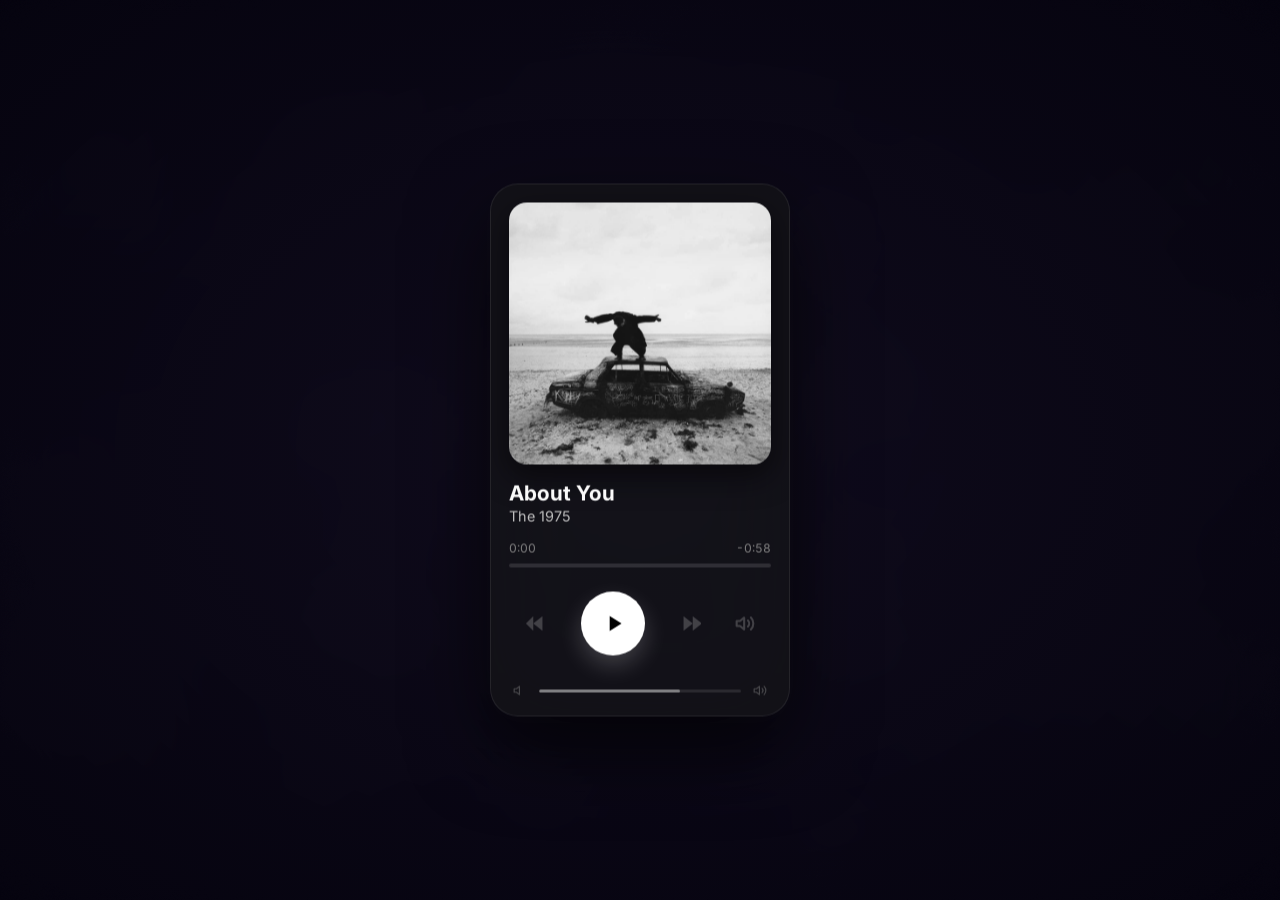
<file: about you/index.html>
<!DOCTYPE html>
<html lang="en">
<head>
  <meta charset="UTF-8">
  <meta name="viewport" content="width=device-width, initial-scale=1.0">
  <meta name="description" content="About You — The 1975. An interactive music video experience.">
  <title>About You — The 1975</title>
  <link rel="preconnect" href="https://fonts.googleapis.com">
  <link rel="preconnect" href="https://fonts.gstatic.com" crossorigin>
  <link href="https://fonts.googleapis.com/css2?family=Inter:wght@300;400;700&family=Playfair+Display:ital,wght@0,700;1,700&family=Syne:wght@700;800&family=Fraunces:ital,opsz,wght@1,9..144,700&family=Space+Mono:ital,wght@0,700;1,700&display=swap" rel="stylesheet">
  <link rel="stylesheet" href="style.css?v=17">
</head>
<body>
  <!-- Film Strip Background -->
  <div class="film-strip-scene" id="film-strip-scene">
    <!-- Slanted Up Strip -->
    <div class="film-strip-container slanted-up">
      <div class="film-track" id="film-track-slanted-up"></div>
    </div>
    <!-- Slanted Down Strip -->
    <div class="film-strip-container slanted-down">
      <div class="film-track" id="film-track-slanted-down"></div>
    </div>
    <!-- Horizontal Strip -->
    <div class="film-strip-container horizontal">
      <div class="film-track" id="film-track-horizontal"></div>
    </div>
  </div>
  <div class="cinematic-vignette"></div>
  <div class="cinematic-grain"></div>

  <!-- Infinite Canvas: virtual camera pans over all scenes -->
  <div id="infinite-viewport">
    <div id="infinite-camera">
      <div id="infinite-canvas"></div>
    </div>
  </div>

  <!-- Start Overlay -->
  <div class="start-overlay" id="start-overlay">
    <div class="player-card">
      <div class="album-art-wrapper">
        <img class="album-art" src="about.jpg" alt="About You — The 1975 Album Art">
      </div>
      <div class="track-info">
        <h1 class="track-title">About You</h1>
        <p class="track-artist">The 1975</p>
      </div>
      
      <!-- Progress Section -->
      <div class="card-progress-section">
        <div class="card-time-row">
          <span class="card-time" id="card-time-current">0:00</span>
          <span class="card-time" id="card-time-total">-5:15</span>
        </div>
        <div class="card-progress-track" id="card-progress-track">
          <div class="card-progress-fill" id="card-progress-fill" style="width: 0%;"></div>
        </div>
      </div>
      
      <!-- Controls Section -->
      <div class="card-controls-row">
        <!-- Previous -->
        <button class="card-control-btn" disabled>
          <svg width="22" height="22" viewBox="0 0 24 24" fill="currentColor">
            <polygon points="19 20 9 12 19 4 19 20"/>
            <polygon points="9 20 1 12 9 4 9 20"/>
          </svg>
        </button>
        <!-- Play -->
        <button class="card-play-btn" id="start-btn">
          <svg width="26" height="26" viewBox="0 0 24 24" fill="currentColor">
            <polygon points="8 5 19 12 8 19 8 5"/>
          </svg>
        </button>
        <!-- Next -->
        <button class="card-control-btn" disabled>
          <svg width="22" height="22" viewBox="0 0 24 24" fill="currentColor">
            <polygon points="5 4 15 12 5 20 5 4"/>
            <polygon points="15 4 25 12 15 20 15 4"/>
          </svg>
        </button>
        <!-- Speaker/Bluetooth -->
        <button class="card-control-btn" disabled>
          <svg width="20" height="20" viewBox="0 0 24 24" fill="none" stroke="currentColor" stroke-width="2.5" stroke-linecap="round" stroke-linejoin="round">
            <polygon points="11 5 6 9 2 9 2 15 6 15 11 19 11 5"/>
            <path d="M15.54 8.46a5 5 0 0 1 0 7.07"/>
            <path d="M19.07 4.93a10 10 0 0 1 0 14.14"/>
          </svg>
        </button>
      </div>
      
      <!-- Volume Section -->
      <div class="card-volume-section">
        <svg class="volume-icon" width="14" height="14" viewBox="0 0 24 24" fill="none" stroke="currentColor" stroke-width="2" stroke-linecap="round" stroke-linejoin="round">
          <polygon points="11 5 6 9 2 9 2 15 6 15 11 19 11 5"/>
        </svg>
        <div class="card-volume-track">
          <div class="card-volume-fill" style="width: 70%;"></div>
        </div>
        <svg class="volume-icon" width="14" height="14" viewBox="0 0 24 24" fill="none" stroke="currentColor" stroke-width="2" stroke-linecap="round" stroke-linejoin="round">
          <polygon points="11 5 6 9 2 9 2 15 6 15 11 19 11 5"/>
          <path d="M15.54 8.46a5 5 0 0 1 0 7.07"/>
          <path d="M19.07 4.93a10 10 0 0 1 0 14.14"/>
        </svg>
      </div>
    </div>
  </div>

  <!-- Pause Indicator -->
  <div class="pause-indicator" id="pause-indicator">
    <svg width="24" height="24" viewBox="0 0 24 24"><polygon points="8 5 19 12 8 19 8 5"/></svg>
  </div>

  <audio id="audio-player" preload="auto" src="about-you.mp3"></audio>
  <script src="lyrics_data.js"></script>
  <script src="app.js?v=24"></script>
</body>
</html>
</file>
<file: about you/style.css>
/* =============================================
   ABOUT YOU — INTERACTIVE MUSIC VIDEO
   The 1975
   ============================================= */

:root {
  --font-display: 'Playfair Display', serif;
  --font-body: 'Inter', sans-serif;

  --bg-dark: hsl(230, 25%, 5%);
  --text-100: hsl(0, 0%, 98%);
  --text-200: hsl(0, 0%, 75%);
  --text-300: hsl(0, 0%, 50%);
  --accent: hsl(280, 60%, 65%);
  --accent-glow: hsla(280, 70%, 65%, 0.5);

  /* Ambient color — updated dynamically by JS from current photo */
  --ambient-r: 139;
  --ambient-g: 92;
  --ambient-b: 246;
}

*, *::before, *::after { margin: 0; padding: 0; box-sizing: border-box; }

html, body {
  width: 100%; height: 100%;
  overflow: hidden;
  font-family: var(--font-body);
  background: var(--bg-dark);
  color: var(--text-100);
  cursor: default;
  -webkit-font-smoothing: antialiased;
  user-select: none;
}

/* ═══════════════════════════════════════════════
   CINEMATIC BACKGROUND & OVERLAPPING FILM STRIPS
   ═══════════════════════════════════════════════ */
.film-strip-scene {
  position: fixed;
  inset: 0;
  z-index: 1;
  pointer-events: none;
  background: transparent;
  overflow: hidden;
}

/* Container for each track that handles the rotation and positioning */
.film-strip-container {
  position: absolute;
  width: 220%;
  left: -60%;
  display: flex;
  align-items: center;
  overflow: visible;
  height: 46vh;
}

/* Slanted Up Strip */
.film-strip-container.slanted-up {
  top: -8%;
  transform: rotate(5deg);
  z-index: 2;
  opacity: 0.6;
}

/* Slanted Down Strip */
.film-strip-container.slanted-down {
  top: 35%;
  transform: rotate(-6deg);
  z-index: 3;
  opacity: 0.55;
}

/* Horizontal Strip */
.film-strip-container.horizontal {
  bottom: -8%;
  transform: rotate(2deg);
  z-index: 4;
  opacity: 0.6;
}

.film-track {
  display: flex;
  height: 100%;
  position: absolute;
  left: 0;
  gap: 0;
  align-items: center;
  will-change: transform;
}

/* Counter-scrolling animations — slow & dreamy */
.film-strip-container.slanted-up .film-track {
  animation: scrollFilm 110s linear infinite;
  animation-play-state: paused;
}

.film-strip-container.slanted-down .film-track {
  animation: scrollFilmReverse 140s linear infinite;
  animation-play-state: paused;
}

.film-strip-container.horizontal .film-track {
  animation: scrollFilm 90s linear infinite;
  animation-play-state: paused;
}

@keyframes scrollFilm {
  0% { transform: translateX(0); }
  100% { transform: translateX(-33.3333%); }
}

@keyframes scrollFilmReverse {
  0% { transform: translateX(-33.3333%); }
  100% { transform: translateX(0); }
}

.film-frame {
  height: 100%;
  aspect-ratio: 1.5; /* 3:2 ratio */
  display: flex;
  flex-direction: column;
  background: #0b0b0b;
  position: relative;
  flex-shrink: 0;
  box-shadow: 0 10px 30px rgba(0, 0, 0, 0.5);
  transition: transform 0.45s cubic-bezier(0.34, 1.56, 0.64, 1), box-shadow 0.45s ease;
}

.film-frame.active {
  z-index: 20; /* Pop on top of adjacent frames */
  transform: scale(1.36); /* Zoom frame into display */
  box-shadow: 0 25px 60px rgba(0, 0, 0, 0.85), 0 0 30px rgba(139, 92, 246, 0.45);
}

.sprockets {
  height: 12%; /* relative to frame height, scales beautifully */
  width: 100%;
  /* Repeating SVG for sprockets */
  background-image: url("data:image/svg+xml;utf8,<svg xmlns='http://www.w3.org/2000/svg' width='24' height='16'><mask id='m'><rect width='24' height='16' fill='white'/><rect x='4' y='3' width='16' height='10' rx='2.5' fill='black'/></mask><rect width='24' height='16' fill='%230b0b0b' mask='url(%23m)'/></svg>");
  background-repeat: repeat-x;
  background-size: auto 100%;
  flex-shrink: 0;
}

.film-photo-container {
  flex: 1;
  width: 100%;
  background: #0b0b0b;
  overflow: hidden;
  padding: 0 5px; /* divider line between frames */
  position: relative;
}

.film-photo {
  width: 100%;
  height: 100%;
  object-fit: cover;
  border-radius: 2px;
  filter: brightness(0.40) contrast(1.05) saturate(0.35) grayscale(0.3);
  transition: filter 0.5s ease, transform 0.5s cubic-bezier(0.25, 0.8, 0.25, 1);
}

.film-frame.active .film-photo {
  filter: brightness(1.15) contrast(1.05) grayscale(0);
  transform: scale(1.08); /* Internal zoom inside the frame */
}

/* Vignette + cinematic grading — darker to frame the blurred bg */
.cinematic-vignette {
  position: fixed; inset: 0; z-index: 5;
  background:
    radial-gradient(ellipse at center, rgba(0,0,0,0.25) 0%, rgba(0,0,0,0.78) 100%),
    linear-gradient(to bottom,
      rgba(0,0,0,0.65) 0%,
      rgba(0,0,0,0.15) 20%,
      rgba(0,0,0,0.15) 80%,
      rgba(0,0,0,0.70) 100%
    );
  pointer-events: none;
}

/* Film grain — animated noise (desktop only) */
.cinematic-grain {
  position: fixed; inset: 0; z-index: 99;
  opacity: 0.18;
  pointer-events: none;
  animation: grainShift 0.08s steps(1) infinite;
  background-image: url("data:image/svg+xml,%3Csvg viewBox='0 0 256 256' xmlns='http://www.w3.org/2000/svg'%3E%3Cfilter id='n'%3E%3CfeTurbulence type='fractalNoise' baseFrequency='0.85' numOctaves='4' stitchTiles='stitch'/%3E%3C/filter%3E%3Crect width='100%25' height='100%25' filter='url(%23n)'/%3E%3C/svg%3E");
  background-size: 200px 200px;
}

@keyframes grainShift {
  0%   { background-position:   0px   0px; }
  10%  { background-position: -30px -20px; }
  20%  { background-position:  15px  40px; }
  30%  { background-position: -45px  10px; }
  40%  { background-position:  20px -35px; }
  50%  { background-position: -10px  25px; }
  60%  { background-position:  35px -15px; }
  70%  { background-position: -25px  45px; }
  80%  { background-position:  40px   5px; }
  90%  { background-position: -15px -40px; }
  100% { background-position:   0px   0px; }
}

/* Gray desaturation overlay */
.cinematic-grain::after {
  content: '';
  position: fixed; inset: 0;
  background: rgba(128, 128, 128, 0.06);
  mix-blend-mode: color;
  pointer-events: none;
}

/* ═══════════════════════════════════════════════
   START OVERLAY
   ═══════════════════════════════════════════════ */
.start-overlay {
  position: fixed; inset: 0; z-index: 100;
  display: flex; align-items: center; justify-content: center;
  background: radial-gradient(ellipse at center, rgba(15,10,30,0.85), rgba(5,3,15,0.95));
  backdrop-filter: blur(30px);
  transition: background 1.2s ease, backdrop-filter 1.2s ease;
  pointer-events: auto;
}

.start-overlay.playing {
  background: rgba(0, 0, 0, 0);
  backdrop-filter: blur(0px);
  pointer-events: none;
  z-index: 9; /* lower than lyrics (10) so lyrics render on top if they overlap */
}

.start-overlay.hidden {
  opacity: 0; visibility: hidden;
  pointer-events: none;
}

/* Card Entry Animation */
.player-card {
  width: 90vw;
  max-width: 300px;
  background: rgba(20, 20, 24, 0.86);
  backdrop-filter: blur(40px) saturate(160%);
  -webkit-backdrop-filter: blur(40px) saturate(160%);
  border: 1px solid rgba(255, 255, 255, 0.08);
  border-radius: 28px;
  padding: 18px;
  box-shadow: 0 30px 80px rgba(0, 0, 0, 0.7),
              0 4px 25px rgba(255, 255, 255, 0.02);
  animation: cardEntrance 1.2s cubic-bezier(0.19, 1, 0.22, 1) both;
  
  position: absolute;
  left: 50%;
  top: 50%;
  transform: translate(-50%, -50%) scale(1) rotate(0deg);
  transition: transform 1.2s cubic-bezier(0.34, 1.56, 0.64, 1),
              left 1.2s cubic-bezier(0.34, 1.56, 0.64, 1),
              top 1.2s cubic-bezier(0.34, 1.56, 0.64, 1),
              width 1.2s ease,
              max-width 1.2s ease,
              padding 1.2s ease,
              box-shadow 1.2s ease,
              opacity 0.6s ease;
  pointer-events: auto;
  overflow: hidden; /* clips the gloss sweep effect */
}

/* Persistent left-side player card during playback - Compact size */
.start-overlay.playing .player-card {
  left: 8vw;
  top: 50%;
  max-width: 200px;
  padding: 14px 12px;
  border-radius: 20px;
  transform: translate(0, -50%) scale(0.85) rotate(-360deg);
  transform-origin: left center;
  box-shadow: 0 20px 50px rgba(0, 0, 0, 0.8),
              0 0 30px rgba(139, 92, 246, 0.15);
}

.start-overlay.playing .track-info {
  margin-bottom: 8px;
  text-align: center;
}

.start-overlay.playing .track-title {
  font-size: 1rem;
}

.start-overlay.playing .track-artist {
  font-size: 0.8rem;
}

.start-overlay.playing .card-progress-section {
  margin-bottom: 12px;
}

.start-overlay.playing .card-controls-row {
  margin-bottom: 12px;
  padding: 0 4px;
}

.start-overlay.playing .card-play-btn {
  width: 48px;
  height: 48px;
}





@keyframes cardEntrance {
  from { opacity: 0; transform: translate(-50%, -10%) scale(0.92); }
  to   { opacity: 1; transform: translate(-50%, -50%) scale(1); }
}

.album-art-wrapper {
  width: 100%;
  aspect-ratio: 1;
  border-radius: 18px;
  overflow: hidden;
  box-shadow: 0 10px 30px rgba(0, 0, 0, 0.55);
  margin: 0 auto 16px;
  transition: border-radius 1.2s cubic-bezier(0.34, 1.56, 0.64, 1),
              width 1.2s ease,
              max-width 1.2s ease,
              margin 1.2s ease,
              box-shadow 1.2s ease;
}

.start-overlay.playing .album-art-wrapper {
  border-radius: 12px;
  width: 80px;
  margin: 0 auto 10px;
  box-shadow: 0 15px 35px rgba(0, 0, 0, 0.6), 0 0 25px rgba(139, 92, 246, 0.25);
}

.album-art {
  width: 100%;
  height: 100%;
  object-fit: cover;
  transition: transform 1.2s ease;
}


/* Light Sweep sheen effect on player card */
.player-card::after {
  content: '';
  position: absolute;
  top: -50%;
  left: -60%;
  width: 30%;
  height: 200%;
  background: linear-gradient(
    to right,
    rgba(255, 255, 255, 0) 0%,
    rgba(255, 255, 255, 0.08) 30%,
    rgba(255, 255, 255, 0.25) 50%,
    rgba(255, 255, 255, 0.08) 70%,
    rgba(255, 255, 255, 0) 100%
  );
  transform: rotate(25deg);
  transition: none;
  pointer-events: none;
  opacity: 0;
}

.start-overlay.playing .player-card::after {
  opacity: 1;
  animation: lightSweep 4s ease-in-out infinite;
}

@keyframes lightSweep {
  0% {
    left: -60%;
  }
  35%, 100% {
    left: 140%;
  }
}


.track-info {
  margin-bottom: 16px;
}

.track-title {
  font-size: 1.3rem;
  font-weight: 700;
  color: var(--text-100);
  margin-bottom: 2px;
}

.track-artist {
  font-size: 0.9rem;
  color: var(--text-200);
  font-weight: 400;
}

/* Progress Section */
.card-progress-section {
  margin-bottom: 24px;
}

.card-time-row {
  display: flex;
  justify-content: space-between;
  font-size: 0.75rem;
  color: var(--text-300);
  margin-bottom: 8px;
  font-family: var(--font-body);
  font-variant-numeric: tabular-nums;
}

.card-progress-track {
  width: 100%;
  height: 4px;
  background: rgba(255, 255, 255, 0.12);
  border-radius: 99px;
  position: relative;
  overflow: hidden;
}

.card-progress-fill {
  position: absolute;
  left: 0; top: 0; bottom: 0;
  background: rgb(var(--ambient-r), var(--ambient-g), var(--ambient-b));
  transition: background 2s ease, width 0.1s linear;
  border-radius: 99px;
}

/* Controls */
.card-controls-row {
  display: flex;
  justify-content: space-between;
  align-items: center;
  padding: 0 16px;
  margin-bottom: 28px;
}

.card-control-btn {
  background: transparent;
  border: none;
  color: white;
  cursor: pointer;
  opacity: 0.45;
  transition: opacity 0.2s, transform 0.2s;
  display: flex;
  align-items: center;
  justify-content: center;
}

.card-control-btn:not([disabled]):hover {
  opacity: 0.95;
  transform: scale(1.1);
}

.card-control-btn[disabled] {
  cursor: not-allowed;
  opacity: 0.2;
}

.card-play-btn {
  width: 64px;
  height: 64px;
  border-radius: 50%;
  background: white;
  color: black;
  border: none;
  display: flex;
  align-items: center;
  justify-content: center;
  cursor: pointer;
  box-shadow: 0 10px 25px rgba(255, 255, 255, 0.2);
  transition: transform 0.3s cubic-bezier(0.34, 1.56, 0.64, 1), box-shadow 0.3s ease;
}

.card-play-btn svg {
  margin-left: 2px; /* optical alignment */
}

.card-play-btn:hover {
  animation: cuteWiggle 0.5s ease-in-out infinite alternate;
  box-shadow: 0 12px 30px rgba(255, 255, 255, 0.3), 0 0 15px rgba(255, 75, 129, 0.3);
}

@keyframes cuteWiggle {
  0% { transform: scale(1.08) rotate(-3deg); }
  100% { transform: scale(1.08) rotate(3deg); }
}

/* Volume Section */
.card-volume-section {
  display: flex;
  align-items: center;
  gap: 12px;
  padding: 0 4px;
}

.volume-icon {
  color: var(--text-300);
  opacity: 0.5;
}

.card-volume-track {
  flex: 1;
  height: 3px;
  background: rgba(255, 255, 255, 0.1);
  border-radius: 99px;
  position: relative;
  overflow: hidden;
}

.card-volume-fill {
  position: absolute;
  left: 0; top: 0; bottom: 0;
  background: rgba(255, 255, 255, 0.4);
  border-radius: 99px;
}

/* ═══════════════════════════════════════════════
   LYRICS
   ═══════════════════════════════════════════════ */
.lyrics-viewport {
  position: fixed; inset: 0; z-index: 10;
  display: flex; align-items: center; justify-content: center;
  pointer-events: auto; /* Enable clicking screen to play/pause */
}

.lyrics-wrapper {
  width: 100%;
  height: 100%;
  position: relative;
}

/* Lyric line acts as a full-viewport container for phrases */
.lyric-line {
  position: absolute;
  inset: 0;
  width: 100%;
  height: 100%;
  pointer-events: none;
}

.lyric-line.lyric-carousel {
  --carousel-x: 0px;
  overflow: hidden;
  opacity: 0;
  transform: scale(0.96);
  transition: opacity 0.65s ease, transform 0.65s cubic-bezier(0.25, 1, 0.3, 1);
}

.lyric-line.lyric-carousel.line-active {
  opacity: 1;
  transform: scale(1);
}

.lyric-line.lyric-carousel.line-past {
  opacity: 0;
  transform: scale(1.03);
}

.lyric-carousel-track {
  position: absolute;
  top: 50%;
  left: 0;
  display: flex;
  align-items: center;
  gap: clamp(34px, 7vw, 120px);
  min-width: max-content;
  padding: 0 50vw;
  transform: translate3d(var(--carousel-x), -50%, 0);
  transition: transform 1.05s cubic-bezier(0.18, 0.9, 0.24, 1);
  will-change: transform;
}

/* Individual phrase groups styled and positioned around the central photo */
.lyric-phrase {
  position: absolute;
  left: 50%;
  top: 50%;
  
  /* Positions and transform variables */
  --phrase-x: 0px;
  --phrase-y: 0px;
  --phrase-scale: 1;
  --phrase-rot: 0deg;
  --phrase-blur: 0px;
  --phrase-font-family: var(--font-display);
  --phrase-font-style: italic;
  
  display: flex;
  flex-wrap: wrap;
  justify-content: center;
  gap: 0 0.3em;
  
  font-family: var(--phrase-font-family);
  font-size: clamp(1.05rem, 2.1vw, 1.45rem); /* Slightly larger text around the photo */
  max-width: 220px;
  font-weight: 700;
  font-style: var(--phrase-font-style);
  line-height: 1.3;
  text-align: center;
  
  opacity: 0;
  
  /* Apply values from JS variables */
  transform: translate(calc(-50% + var(--phrase-x)), calc(-50% + var(--phrase-y))) scale(var(--phrase-scale)) rotate(var(--phrase-rot));
  filter: blur(var(--phrase-blur));
  
  transition: opacity 0.8s cubic-bezier(0.25, 1, 0.3, 1),
              transform 0.8s cubic-bezier(0.25, 1, 0.3, 1),
              filter 0.8s ease,
              font-family 0.8s ease;
  pointer-events: none;
}

.lyric-line.lyric-carousel .lyric-phrase {
  position: relative;
  left: auto;
  top: auto;
  flex: 0 0 auto;
  width: max-content;
  max-width: min(72vw, 620px);
  display: flex;
  flex-wrap: nowrap;
  gap: 0.22em;
  align-items: center;
  justify-content: center;
  font-family: 'Syne', sans-serif;
  font-size: clamp(2.1rem, 8vw, 7.25rem);
  font-style: normal;
  line-height: 0.92;
  letter-spacing: 0;
  text-transform: uppercase;
  opacity: 0.16;
  filter: blur(3px) saturate(0.8);
  transform: translateY(24px) scale(0.72);
  transform-origin: center;
  transition:
    opacity 0.7s cubic-bezier(0.25, 1, 0.3, 1),
    transform 0.7s cubic-bezier(0.18, 0.9, 0.24, 1),
    filter 0.7s ease;
}

.lyric-line.lyric-carousel .lyric-phrase::before {
  content: '';
  position: absolute;
  inset: -0.22em -0.28em;
  border: 1px solid rgba(255, 255, 255, 0.14);
  border-radius: 8px;
  background:
    linear-gradient(135deg, rgba(255, 255, 255, 0.08), rgba(255, 255, 255, 0)),
    rgba(12, 10, 16, 0.28);
  box-shadow: 0 22px 70px rgba(0, 0, 0, 0.42);
  opacity: 0;
  transform: scaleX(0.82);
  transition: opacity 0.5s ease, transform 0.6s cubic-bezier(0.18, 0.9, 0.24, 1);
}

.lyric-line.lyric-carousel .lyric-phrase.phrase-active {
  opacity: 0.32;
  filter: blur(1.2px) saturate(0.9);
  transform: translateY(8px) scale(0.84);
  z-index: 12;
}

.lyric-line.lyric-carousel .lyric-phrase.phrase-active.phrase-current {
  opacity: 1;
  filter: blur(0) saturate(1.2);
  transform: translateY(0) scale(1);
  z-index: 32;
}

.lyric-line.lyric-carousel .lyric-phrase.phrase-active.phrase-current::before {
  opacity: 1;
  transform: scaleX(1);
}

.lyric-line.lyric-carousel .lyric-phrase.phrase-past {
  opacity: 0.08;
  filter: blur(5px);
  transform: translateY(-18px) scale(0.68);
}

.lyric-line.lyric-carousel .lyric-word {
  opacity: 1;
  color: rgba(255, 255, 255, 0.34);
  transform: none;
}

.lyric-line.lyric-carousel .lyric-word.spoken {
  color: rgba(255, 255, 255, 0.72);
}

.lyric-line.lyric-carousel .lyric-word.active {
  color: #fff;
  filter: brightness(1.35);
  transform: translateY(-0.04em) scale(1.06);
  animation: carouselWordPop 0.72s cubic-bezier(0.18, 0.9, 0.24, 1) both;
}

.lyric-line.lyric-carousel .lyric-word.active::after {
  bottom: -0.11em;
  height: 0.055em;
}

@keyframes carouselWordPop {
  0% {
    letter-spacing: 0;
    transform: translateY(0.16em) scale(0.92);
  }
  55% {
    transform: translateY(-0.07em) scale(1.1);
  }
  100% {
    letter-spacing: 0;
    transform: translateY(-0.04em) scale(1.06);
  }
}

.lyric-phrase.phrase-active {
  opacity: 0.45; /* Softly dimmed when active but not current */
  transform: translate(calc(-50% + var(--phrase-x)), calc(-50% + var(--phrase-y))) scale(0.9) rotate(var(--phrase-rot));
  filter: blur(1.5px);
  pointer-events: auto;
  z-index: 10;
}

.lyric-phrase.phrase-active.phrase-current {
  opacity: 1; /* Fully visible and highlighted */
  transform: translate(calc(-50% + var(--phrase-x)), calc(-50% + var(--phrase-y))) scale(1.3) rotate(var(--phrase-rot)); /* Zoomed in! */
  filter: blur(0px);
  z-index: 25; /* Bring to front */
  transition: opacity 0.4s cubic-bezier(0.25, 1, 0.3, 1),
              transform 0.4s cubic-bezier(0.34, 1.56, 0.64, 1),
              filter 0.4s ease;
}

.lyric-phrase.phrase-past {
  opacity: 0;
  transform: translate(calc(-50% + var(--phrase-x)), calc(-50% + var(--phrase-y) - 25px)) scale(0.8) rotate(var(--phrase-rot));
  filter: blur(4px);
}

/* Words */
.lyric-word {
  color: rgba(255, 255, 255, 0.25);
  opacity: 0;
  transform: translateY(8px) scale(0.95);
  transition: all 0.38s cubic-bezier(0.34, 1.56, 0.64, 1);
  display: inline-block;
  position: relative;
  text-shadow: 0 2px 15px rgba(0,0,0,0.8);
  pointer-events: none;
}

.lyric-word.spoken {
  opacity: 1;
  transform: translateY(0) scale(1);
  color: rgba(255, 255, 255, 0.95);
  pointer-events: auto;
  text-shadow:
    0 0 30px var(--accent-glow),
    0 2px 15px rgba(0,0,0,0.9);
}

.lyric-word.active {
  color: white;
  text-shadow:
    0 0 25px var(--accent-glow),
    0 0 50px var(--accent-glow),
    0 4px 18px rgba(0,0,0,0.95);
  transform: scale(1.05);
  filter: brightness(1.2);
}

.lyric-word.active::after {
  content: '';
  position: absolute;
  bottom: -3px; left: 0; right: 0;
  height: 2px;
  background: linear-gradient(90deg, var(--accent), hsl(320, 60%, 60%));
  border-radius: 99px;
  opacity: 0.8;
  animation: wordGlow 1.5s ease-in-out infinite;
}

@keyframes wordGlow {
  0%, 100% { opacity: 0.4; box-shadow: 0 0 8px var(--accent); }
  50%      { opacity: 1;   box-shadow: 0 0 16px var(--accent); }
}

/* ═══════════════════════════════════════════════
   BOTTOM BAR (Minimal Progress)
   ═══════════════════════════════════════════════ */
.bottom-bar {
  position: fixed;
  bottom: 0; left: 0; right: 0;
  z-index: 20;
  display: flex; align-items: center;
  gap: 12px;
  padding: 12px 24px 16px;
  opacity: 0;
  transform: translateY(8px);
  transition: opacity 0.4s ease, transform 0.4s ease;
  background: linear-gradient(to top, rgba(0,0,0,0.5), transparent);
}

.bottom-bar.visible {
  opacity: 1;
  transform: translateY(0);
}

/* Show on hover anywhere at bottom */
body:hover .bottom-bar.visible,
.bottom-bar:hover {
  opacity: 1;
}

.time {
  font-size: 0.7rem;
  color: var(--text-300);
  font-variant-numeric: tabular-nums;
  min-width: 30px;
}

.time:last-child { text-align: right; }

.progress-track {
  flex: 1;
  height: 14px;
  display: flex; align-items: center;
  cursor: pointer;
  position: relative;
}

.progress-track::before {
  content: '';
  position: absolute;
  left: 0; right: 0;
  height: 3px;
  background: rgba(255,255,255,0.12);
  border-radius: 99px;
  transition: height 0.15s ease;
}

.progress-track:hover::before {
  height: 5px;
}

.progress-fill {
  position: absolute;
  left: 0; top: 50%;
  transform: translateY(-50%);
  height: 3px;
  width: 0%;
  background: linear-gradient(90deg, var(--accent), hsl(320, 55%, 60%));
  border-radius: 99px;
  pointer-events: none;
  transition: height 0.15s ease;
}

.progress-track:hover .progress-fill {
  height: 5px;
}

.progress-thumb {
  position: absolute;
  top: 50%; left: 0%;
  transform: translate(-50%, -50%) scale(0);
  width: 12px; height: 12px;
  background: white;
  border-radius: 50%;
  box-shadow: 0 2px 8px rgba(0,0,0,0.4);
  pointer-events: none;
  transition: transform 0.15s ease;
}

.progress-track:hover .progress-thumb {
  transform: translate(-50%, -50%) scale(1);
}

/* ═══════════════════════════════════════════════
   CLICK-TO-PLAY OVERLAY (when paused)
   ═══════════════════════════════════════════════ */
.pause-indicator {
  position: fixed;
  top: 50%; left: 50%;
  transform: translate(-50%, -50%) scale(0);
  width: 80px; height: 80px;
  background: rgba(0,0,0,0.45);
  backdrop-filter: blur(12px);
  border-radius: 50%;
  display: flex; align-items: center; justify-content: center;
  z-index: 50;
  pointer-events: none;
  transition: transform 0.3s cubic-bezier(0.34, 1.56, 0.64, 1), opacity 0.3s ease;
  opacity: 0;
}

.pause-indicator.show {
  transform: translate(-50%, -50%) scale(1);
  opacity: 1;
}

.pause-indicator svg {
  fill: white;
  width: 28px; height: 28px;
  margin-left: 4px;
}

/* ═══════════════════════════════════════════════
   CENTRAL ZOOM PHOTO DISPLAY
   ═══════════════════════════════════════════════ */
@media (max-width: 600px) {
  .lyrics-viewport {
    padding-left: 95px; /* Offset content to the right to leave space for player card */
    padding-right: 12px;
    justify-content: center;
  }
  
  .lyrics-wrapper {
    padding: 0;
    max-width: 100%;
  }
  
  .lyric-phrase {
    font-size: clamp(0.95rem, 3.4vw, 1.25rem);
    max-width: 155px;
  }
  
  .start-vinyl { width: 90px; height: 90px; }
  .start-title { font-size: clamp(1.8rem, 6vw, 2.8rem); }
  
  .start-overlay.playing .player-card {
    left: 8px;
    transform: translate(0, -50%) scale(0.54) rotate(-360deg);
  }
}

/* ═══════════════════════════════════════════════
   SUPER ZOOM HIGH-IMPACT TRANSITIONS
   ═══════════════════════════════════════════════ */
body.super-zoomed .central-zoom-container {
  opacity: 0.05 !important;
  filter: blur(16px) scale(0.85) !important;
  transition: opacity 0.6s cubic-bezier(0.25, 1, 0.3, 1), filter 0.6s ease, transform 0.6s cubic-bezier(0.25, 1, 0.3, 1);
}

body.super-zoomed .film-strip-scene {
  opacity: 0.03 !important;
  filter: blur(12px) !important;
  transition: opacity 0.6s ease, filter 0.6s ease;
}

body.super-zoomed .player-card {
  opacity: 0.15 !important;
  filter: blur(1px);
}

body.ending-zoomed .player-card {
  opacity: 0.08 !important;
  filter: blur(2px);
}

body.ending-zoomed .film-strip-scene {
  opacity: 0.02 !important;
  filter: blur(16px) saturate(0.7) !important;
}

body.ending-zoomed .central-zoom-container {
  opacity: 0.02 !important;
  filter: blur(20px) scale(0.8) !important;
}

.ending-word-overlay {
  position: fixed;
  top: 50%;
  left: 50%;
  z-index: 120;
  pointer-events: none;
  opacity: 0;
  transform: translate(-50%, -50%) scale(0.7);
  transition: opacity 0.8s cubic-bezier(0.25, 1, 0.3, 1),
              transform 1s cubic-bezier(0.22, 1.25, 0.36, 1),
              filter 0.8s ease;
  filter: blur(0px);
  text-align: center;
}

.ending-word-overlay.visible {
  opacity: 1;
  transform: translate(-50%, -50%) scale(1);
}

.ending-word-overlay.fade-out {
  opacity: 0;
  transform: translate(-50%, -50%) scale(1.65);
  filter: blur(10px);
}

.ending-word-text {
  display: block;
  font-family: var(--font-display);
  font-weight: 800;
  font-size: clamp(2.6rem, 7vw, 5.5rem);
  letter-spacing: 0.08em;
  text-transform: lowercase;
  color: #fff;
  text-shadow: 0 0 35px rgba(255, 255, 255, 0.25), 0 12px 40px rgba(0, 0, 0, 0.8);
}

.lyric-phrase.phrase-active.phrase-current.phrase-super-zoom {
  --phrase-x: 0px !important;
  --phrase-y: 0px !important;
  --phrase-rot: 0deg !important;
  transform: translate(-50%, -50%) scale(2.4) !important;
  max-width: 90% !important;
  font-size: clamp(1.8rem, 4.5vw, 3rem) !important;
  line-height: 1.8 !important; /* Spacing for the rising cards */
  z-index: 100 !important;
  filter: blur(0px) !important;
  opacity: 1 !important;
  transition: opacity 0.4s cubic-bezier(0.25, 1, 0.3, 1),
              transform 0.4s cubic-bezier(0.34, 1.56, 0.64, 1),
              filter 0.4s ease;
}

.lyric-phrase.phrase-active.phrase-current.phrase-ending-zoom {
  --phrase-x: 0px !important;
  --phrase-y: 0px !important;
  --phrase-rot: 0deg !important;
  transform: translate(-50%, -50%) scale(1.15) !important;
  max-width: 80% !important;
  font-size: clamp(1.2rem, 3vw, 1.9rem) !important;
  line-height: 1.3 !important;
  letter-spacing: 0.02em;
  z-index: 90 !important;
  filter: blur(0px) !important;
  opacity: 0.18 !important;
  text-shadow: 0 0 18px rgba(255, 255, 255, 0.18);
  transition: opacity 0.6s cubic-bezier(0.25, 1, 0.3, 1),
              transform 0.6s cubic-bezier(0.22, 1.25, 0.36, 1),
              filter 0.5s ease;
}

.lyric-phrase.phrase-ending-zoom .lyric-word {
  color: white;
  opacity: 0.9;
}

.lyric-word.ending-word-source {
  opacity: 0 !important;
  color: transparent !important;
  text-shadow: none !important;
  transform: scale(0.85);
  transition: opacity 0.35s ease, transform 0.35s ease;
  pointer-events: none;
}

.lyric-phrase.phrase-ending-zoom .lyric-word.active::after {
  height: 4px;
  bottom: -6px;
}

.lyric-phrase.phrase-super-zoom .lyric-word.active::after {
  height: 4px;
  bottom: -6px;
}

@media (max-width: 600px) {
  .lyric-phrase.phrase-active.phrase-current.phrase-super-zoom {
    transform: translate(-50%, -50%) scale(1.6) !important;
    max-width: 85% !important;
  }

  .lyric-phrase.phrase-active.phrase-current.phrase-ending-zoom {
    transform: translate(-50%, -50%) scale(1.05) !important;
    max-width: 86% !important;
    font-size: clamp(1rem, 4.4vw, 1.4rem) !important;
  }

  .ending-word-text {
    font-size: clamp(2rem, 12vw, 4rem);
  }
}

/* ═══════════════════════════════════════════════
   WORD BACKGROUND PHOTO & LIGHT SWEEP EFFECTS
   ═══════════════════════════════════════════════ */
.lyric-word {
  position: relative;
  display: inline-block;
}

.word-text {
  position: relative;
  z-index: 2; /* Keep text readable on top of background photo */
}

.word-bg-photo-wrapper {
  position: absolute;
  bottom: 40%; /* Emerges upward behind the word */
  left: 50%;
  width: 80px; /* Small card format */
  height: 55px;
  z-index: 1; /* Sits behind text span */
  border-radius: 6px;
  border: 1.5px solid rgba(255, 255, 255, 0.25);
  overflow: hidden;
  opacity: 0;
  
  /* Starting state: hidden, shrunk, and nested behind the text baseline */
  transform: translate(-50%, 35px) scale(0.2);
  transition: opacity 0.5s cubic-bezier(0.34, 1.56, 0.64, 1),
              transform 0.5s cubic-bezier(0.34, 1.56, 0.64, 1),
              box-shadow 0.5s ease,
              border-color 0.5s ease;
  pointer-events: none;
  background: #050508;
}

.word-bg-photo {
  width: 100%;
  height: 100%;
  object-fit: cover;
  filter: brightness(0.75) contrast(1.1) saturate(1.1);
  transform: scale(1.2);
  transition: transform 0.6s cubic-bezier(0.25, 0.8, 0.25, 1);
}

/* Active Highlighted Word State - card slides up and peaks out */
.lyric-word.active .word-bg-photo-wrapper {
  opacity: 1;
  transform: translate(-50%, -18px) scale(1) rotate(-3deg); /* Shifted up and slightly tilted */
  box-shadow: 0 10px 25px rgba(139, 92, 246, 0.75), 
              0 0 15px rgba(255, 75, 129, 0.4);
  border-color: rgba(255, 255, 255, 0.7);
}

.lyric-word.active .word-bg-photo {
  transform: scale(1.0);
}

/* Keep previous words in phrase slightly visible in background, settling down slightly */
.lyric-word.spoken:not(.active) .word-bg-photo-wrapper {
  opacity: 0.55;
  transform: translate(-50%, -10px) scale(0.85) rotate(0deg);
  box-shadow: 0 4px 12px rgba(0, 0, 0, 0.6);
  border-color: rgba(255, 255, 255, 0.15);
}

/* Light Sweep Sheen on active word wrapper */
.word-bg-photo-wrapper::after {
  content: '';
  position: absolute;
  top: -50%;
  left: -120%;
  width: 60%;
  height: 200%;
  background: linear-gradient(
    to right,
    rgba(255, 255, 255, 0) 0%,
    rgba(255, 255, 255, 0.45) 50%,
    rgba(255, 255, 255, 0) 100%
  );
  transform: rotate(30deg);
  pointer-events: none;
  opacity: 0;
}

.lyric-word.active .word-bg-photo-wrapper::after {
  opacity: 1;
  animation: wordSweep 0.8s cubic-bezier(0.25, 1, 0.3, 1) forwards;
}

@keyframes wordSweep {
  0% {
    left: -120%;
  }
  100% {
    left: 150%;
  }
}

/* ═══════════════════════════════════════════════
   LINE 0: "I know a place" — below the image
   LINE 1: "It's somewhere...face" — above the image
   Both use smaller text
   ═══════════════════════════════════════════════ */
.lyric-line.line-0-carousel .lyric-carousel-track {
  top: calc(50% + 17vw);
  transform: translate3d(var(--carousel-x), 0, 0);
}

.lyric-line.line-1-carousel .lyric-carousel-track {
  top: calc(50% - 17vw);
  transform: translate3d(var(--carousel-x), -100%, 0);
}

.lyric-line.line-0-carousel .lyric-phrase,
.lyric-line.line-1-carousel .lyric-phrase {
  font-size: clamp(0.85rem, 2.2vw, 1.6rem);
  text-transform: none;
  letter-spacing: normal;
}

@media (max-width: 600px) {
  .lyric-line.line-0-carousel .lyric-carousel-track {
    top: calc(50% + 26vw);
  }

  .lyric-line.line-1-carousel .lyric-carousel-track {
    top: calc(50% - 26vw);
  }

  .lyric-line.line-0-carousel .lyric-phrase,
  .lyric-line.line-1-carousel .lyric-phrase {
    font-size: clamp(0.75rem, 3vw, 1.2rem);
  }
}

/* Selection */
::selection { background: hsla(280, 60%, 55%, 0.3); color: white; }

/* ═══════════════════════════════════════════════
   INFINITE CANVAS — CAMERA SYSTEM
   ═══════════════════════════════════════════════ */
#infinite-viewport {
  position: fixed;
  inset: 0;
  z-index: 6;
  overflow: hidden;
  pointer-events: none;
}

#infinite-camera {
  position: absolute;
  top: 0; left: 0;
  width: 100%; height: 100%;
  transform-origin: 50% 50%;
  will-change: transform;
}

#infinite-canvas {
  position: absolute;
  top: 0; left: 0;
}

.scene {
  position: absolute;
  display: flex;
  flex-direction: column;
  gap: 1.2rem;
  opacity: 0.0;
  transform: scale(0.92);
  transition: opacity 0.8s ease, transform 0.8s cubic-bezier(0.25, 1, 0.3, 1);
  will-change: transform, opacity;
}

.scene.scene-active {
  opacity: 1;
  transform: scale(1.0);
}

.scene-photo-wrap {
  position: relative;
  width: 100%;
  border-radius: 14px;
  overflow: hidden;
  aspect-ratio: 16 / 10;
  box-shadow:
    0 30px 70px rgba(0, 0, 0, 0.9),
    0 8px 32px rgba(0, 0, 0, 0.7);
  outline: 1.5px solid rgba(255, 255, 255, 0.18);
  transition: box-shadow 0.9s ease, outline-color 0.9s ease;
}

.scene-active .scene-photo-wrap {
  box-shadow:
    0 30px 80px rgba(0, 0, 0, 0.95),
    0 8px 32px rgba(0, 0, 0, 0.7),
    0 0 0 1px rgba(255, 255, 255, 0.28),
    0 0 50px rgba(var(--ambient-r), var(--ambient-g), var(--ambient-b), 0.45);
  outline-color: rgba(255, 255, 255, 0.35);
}

.scene-photo-wrap::after {
  content: '';
  position: absolute;
  inset: 0;
  background: linear-gradient(
    to bottom,
    rgba(0, 0, 0, 0.0) 0%,
    rgba(0, 0, 0, 0.0) 70%,
    rgba(0, 0, 0, 0.18) 100%
  );
  z-index: 1;
  pointer-events: none;
}

/* Noise texture baked on top of each scene photo */
.scene-photo-wrap::before {
  content: '';
  position: absolute;
  inset: 0;
  z-index: 2;
  pointer-events: none;
  border-radius: inherit;
  opacity: 0.28;
  animation: grainShift 0.1s steps(1) infinite;
  background-image: url("data:image/svg+xml,%3Csvg viewBox='0 0 200 200' xmlns='http://www.w3.org/2000/svg'%3E%3Cfilter id='n'%3E%3CfeTurbulence type='fractalNoise' baseFrequency='0.90' numOctaves='4' stitchTiles='stitch'/%3E%3C/filter%3E%3Crect width='100%25' height='100%25' filter='url(%23n)'/%3E%3C/svg%3E");
  background-size: 160px 160px;
  mix-blend-mode: overlay;
}

.scene-photo {
  width: 100%;
  height: 100%;
  object-fit: cover;
  display: block;
  /* 8K look: high contrast, slight desaturation for cinematic gray tone, sharpness via contrast */
  filter: brightness(0.96) contrast(1.22) saturate(0.45) grayscale(0.30);
  transform: scale(1.07);
  transition: transform 1.0s ease;
  image-rendering: -webkit-optimize-contrast;
  image-rendering: crisp-edges;
}

.scene-active .scene-photo {
  animation: kenBurns 18s ease-in-out forwards;
}

@keyframes kenBurns {
  from { transform: scale(1.07); }
  to   { transform: scale(1.16); }
}

.scene-lyric {
  display: flex;
  flex-wrap: wrap;
  gap: 0 0.5em;
  padding: 0 0.4rem;
  opacity: 0.35;
  transition: opacity 0.6s ease;
}

.scene-active .scene-lyric {
  opacity: 1;
}

.scene-lyric--top { justify-content: flex-start; }
.scene-lyric--bottom { justify-content: flex-end; }

.scene-word {
  font-family: 'Playfair Display', serif;
  font-size: clamp(1.1rem, 2.6vw, 2.1rem);
  font-weight: 700;
  font-style: italic;
  color: rgba(255, 255, 255, 0.42);
  display: inline-block;
  letter-spacing: 0.03em;
  transition: color 0.2s ease,
              transform 0.22s cubic-bezier(0.34, 1.56, 0.64, 1),
              text-shadow 0.22s ease;
  text-shadow: 0 2px 12px rgba(0, 0, 0, 0.9);
}

.scene-word.spoken {
  color: rgba(255, 255, 255, 0.72);
}

.scene-word.active {
  color: #ffffff;
  transform: scale(1.08) translateY(-0.04em);
  text-shadow:
    0 0 24px rgba(var(--ambient-r), var(--ambient-g), var(--ambient-b), 0.85),
    0 2px 16px rgba(0, 0, 0, 0.95);
}

/* ═══════════════════════════════════════════════
   FEATURE 1 — FULL-SCREEN PHOTO BACKGROUND (legacy — superseded by scenes)
   ═══════════════════════════════════════════════ */
.central-zoom-container {
  width: 75vw !important;
  height: 75vh !important;
  max-width: none !important;
  aspect-ratio: unset !important;
  top: 12.5vh !important;
  left: 12.5vw !important;
  transform: scale(var(--photo-scale, 1)) translate(var(--photo-x, 0px), var(--photo-y, 0px)) rotate(var(--photo-rot, 0deg)) !important;
  transform-origin: center center;
  filter: blur(var(--photo-blur, 0px)) !important;
  z-index: 4 !important;
  border-radius: 16px !important;
  overflow: hidden !important;
}

.central-zoom-frame {
  border-radius: 0 !important;
  box-shadow: none !important;
  border: none !important;
}

#central-zoom-photo {
  filter: brightness(0.78) contrast(1.05) saturate(1.05) !important;
  transform: scale(1.06) !important;
  transition: transform 1.2s ease !important;
}

.central-zoom-container.visible #central-zoom-photo {
  transform: scale(1) !important;
}

/* Cinematic gradient overlay for readability */
.central-photo-wrapper::after {
  content: '';
  position: absolute;
  inset: 0;
  background: linear-gradient(
    to bottom,
    rgba(0, 0, 0, 0.45) 0%,
    rgba(0, 0, 0, 0.05) 28%,
    rgba(0, 0, 0, 0.05) 52%,
    rgba(0, 0, 0, 0.78) 100%
  );
  z-index: 1;
  pointer-events: none;
}

/* Film strips: blurred atmospheric background behind scenes */
.film-strip-scene {
  z-index: 5 !important;
  opacity: 1 !important;
  filter: blur(5px);
  mix-blend-mode: normal;
}

/* ═══════════════════════════════════════════════
   FEATURE 2 — SUBTITLE-STYLE LYRICS
   ═══════════════════════════════════════════════ */

/* Hide the scattered phrase + carousel system */
.lyric-phrase { display: none !important; }
.lyric-line.lyric-carousel { display: none !important; }

/* Subtitle bar — hidden, lyrics shown on scene cards instead */
#subtitle-bar {
  display: none !important;
}

#subtitle-line {
  display: flex;
  flex-wrap: wrap;
  justify-content: center;
  align-items: baseline;
  gap: 0 0.6em;
  min-height: 3rem;
  letter-spacing: 0.04em;
}

.subtitle-word {
  position: relative;
  font-family: 'Playfair Display', serif;
  font-size: clamp(1.4rem, 3.5vw, 2.8rem);
  font-weight: 700;
  font-style: italic;
  color: rgba(255, 255, 255, 0.28);
  display: inline-block;
  transition: color 0.22s ease,
              transform 0.22s cubic-bezier(0.34, 1.56, 0.64, 1),
              text-shadow 0.22s ease;
  text-shadow: 0 2px 14px rgba(0,0,0,0.85);
  will-change: transform;
}

.subtitle-word.spoken {
  color: rgba(255, 255, 255, 0.68);
}

.subtitle-word.active {
  color: #ffffff;
  transform: scale(1.1) translateY(-0.05em);
  text-shadow:
    0 0 28px rgba(var(--ambient-r), var(--ambient-g), var(--ambient-b), 0.75),
    0 2px 18px rgba(0, 0, 0, 0.95);
}

.subtitle-word.active::after {
  content: '';
  position: absolute;
  bottom: -4px;
  left: 0; right: 0;
  height: 2px;
  background: rgb(var(--ambient-r), var(--ambient-g), var(--ambient-b));
  border-radius: 99px;
  opacity: 0.85;
  animation: subtitleGlow 1.5s ease-in-out infinite;
}

@keyframes subtitleGlow {
  0%, 100% { opacity: 0.5; }
  50%       { opacity: 1; }
}

@media (max-width: 600px) {
  #subtitle-bar {
    bottom: 56px;
    width: 90vw;
  }
  .subtitle-word {
    font-size: clamp(1.1rem, 4.2vw, 1.7rem);
  }
}

/* ═══════════════════════════════════════════════
   FEATURE 3 — AMBIENT COLOR
   ═══════════════════════════════════════════════ */

/* Player card glows with photo's dominant color */
.start-overlay.playing .player-card {
  box-shadow:
    0 20px 50px rgba(0, 0, 0, 0.8),
    0 0 45px rgba(var(--ambient-r), var(--ambient-g), var(--ambient-b), 0.22) !important;
}

/* Active film frame uses ambient color */
.film-frame.active {
  box-shadow:
    0 25px 60px rgba(0, 0, 0, 0.85),
    0 0 30px rgba(var(--ambient-r), var(--ambient-g), var(--ambient-b), 0.55) !important;
}

/* Full-screen ambient tint */
body.playing::before {
  content: '';
  position: fixed;
  inset: 0;
  background: radial-gradient(
    ellipse at 50% 42%,
    rgba(var(--ambient-r), var(--ambient-g), var(--ambient-b), 0.09) 0%,
    transparent 62%
  );
  z-index: 2;
  pointer-events: none;
  transition: background 2s ease;
}

/* Bottom screen ambient color bleed */
body.playing::after {
  content: '';
  position: fixed;
  bottom: 0; left: 0; right: 0;
  height: 40vh;
  background: radial-gradient(
    ellipse at 50% 100%,
    rgba(var(--ambient-r), var(--ambient-g), var(--ambient-b), 0.18) 0%,
    transparent 70%
  );
  z-index: 3;
  pointer-events: none;
  transition: background 2s ease;
}

/* Zoom scheme disabled: keep the layout flat and simple. */
.central-zoom-container,
.ending-word-overlay,
.lyric-word.ending-word-source,
.lyric-phrase.phrase-active.phrase-current.phrase-super-zoom,
.lyric-phrase.phrase-active.phrase-current.phrase-ending-zoom,
.lyric-phrase.phrase-ending-zoom,
.lyric-phrase.phrase-super-zoom,
.word-bg-photo-wrapper,
.word-bg-photo {
  display: none !important;
}

.lyric-phrase.phrase-active.phrase-current:not(.lyric-carousel-phrase) {
  transform: translate(calc(-50% + var(--phrase-x)), calc(-50% + var(--phrase-y))) scale(1) rotate(var(--phrase-rot)) !important;
}

body.super-zoomed .central-zoom-container,
body.super-zoomed .film-strip-scene,
body.super-zoomed .player-card,
body.ending-zoomed .player-card,
body.ending-zoomed .film-strip-scene,
body.ending-zoomed .central-zoom-container {
  opacity: 1 !important;
  filter: none !important;
}

/* Re-enable central photo zoom */
.central-zoom-container {
  display: block !important;
  position: fixed;
  top: 50%;
  left: 50%;
  transform: translate(-50%, -50%) scale(var(--photo-scale, 1)) translate(var(--photo-x, 0px), var(--photo-y, 0px)) rotate(var(--photo-rot, 0deg));
  filter: blur(var(--photo-blur, 0px));
  width: 44vw;
  max-width: 450px;
  aspect-ratio: 1.5;
  z-index: 8;
  pointer-events: none;
  opacity: 0;
  visibility: hidden;
  transition: transform 1.2s cubic-bezier(0.25, 1, 0.3, 1),
              opacity 0.9s cubic-bezier(0.25, 1, 0.3, 1),
              filter 0.9s cubic-bezier(0.25, 1, 0.3, 1),
              visibility 0.9s ease;
}

.central-zoom-container.visible {
  opacity: 1;
  visibility: visible;
}

.central-zoom-frame {
  width: 100%;
  height: 100%;
  display: flex;
  flex-direction: column;
  background: #080808;
  border-radius: 6px;
  box-shadow: 0 35px 80px rgba(0, 0, 0, 0.95), 0 0 45px rgba(139, 92, 246, 0.35);
  overflow: hidden;
  border: 1px solid rgba(255, 255, 255, 0.08);
}

.central-photo-wrapper {
  flex: 1;
  width: 100%;
  overflow: hidden;
  background: #080808;
  position: relative;
}

#central-zoom-photo {
  width: 100%;
  height: 100%;
  object-fit: cover;
  filter: brightness(0.72) contrast(1.05);
  transform: scale(1.06);
  transition: transform 0.8s cubic-bezier(0.25, 0.8, 0.25, 1);
}

.central-zoom-container.visible #central-zoom-photo {
  transform: scale(1);
}

@media (max-width: 600px) {
  .central-zoom-container {
    width: 70vw;
    max-width: 320px;
    left: 50%;
  }
}

/* ═══════════════════════════════════════════════
   MOBILE — INFINITE CANVAS SYSTEM
   ═══════════════════════════════════════════════ */
@media (max-width: 600px) {

  /* Scene cards — smaller & centered */
  .scene {
    gap: 0.8rem;
  }

  .scene-photo-wrap {
    border-radius: 10px;
    aspect-ratio: 4 / 3;
  }

  /* Lyric words on scene — more readable */
  .scene-word {
    font-size: clamp(1rem, 4.5vw, 1.5rem);
    letter-spacing: 0.02em;
  }

  /* Player card — minimal floating pill at bottom when playing */
  .start-overlay.playing .player-card {
    left: 50%;
    top: auto;
    bottom: 24px;
    transform: translate(-50%, 0) scale(1) rotate(0deg) !important;
    max-width: calc(100vw - 32px);
    width: calc(100vw - 32px);
    padding: 10px 14px;
    border-radius: 18px;
    display: flex;
    flex-direction: row;
    align-items: center;
    gap: 10px;
  }

  /* Album art thumbnail */
  .start-overlay.playing .album-art-wrapper {
    width: 44px;
    min-width: 44px;
    height: 44px;
    border-radius: 8px;
    margin: 0;
    flex-shrink: 0;
  }

  /* Stack track info + progress vertically */
  .start-overlay.playing .track-info {
    flex: 1;
    min-width: 0;
    margin-bottom: 0;
    text-align: left;
  }

  .start-overlay.playing .track-title {
    font-size: 0.82rem;
    white-space: nowrap;
    overflow: hidden;
    text-overflow: ellipsis;
  }

  .start-overlay.playing .track-artist {
    font-size: 0.68rem;
  }

  .start-overlay.playing .card-progress-section {
    display: none;
  }

  /* Show only the play button, hide other controls */
  .start-overlay.playing .card-controls-row {
    margin: 0;
    padding: 0;
    gap: 0;
  }

  .start-overlay.playing .card-control-btn {
    display: none;
  }

  .start-overlay.playing .card-play-btn {
    width: 40px;
    height: 40px;
    flex-shrink: 0;
  }

  .start-overlay.playing .card-volume-section {
    display: none;
  }

  /* ── Performance: kill all GPU-heavy effects on mobile ── */

  /* Remove animated grain entirely */
  .cinematic-grain {
    display: none;
  }

  /* Remove per-photo noise overlay */
  .scene-photo-wrap::before {
    display: none;
  }

  /* No backdrop blur on card — very expensive on mobile */
  .player-card {
    backdrop-filter: none;
    -webkit-backdrop-filter: none;
    background: rgba(15, 15, 18, 0.96);
  }

  /* Film strip mobile — 3 strip tetap ada, tapi ringan */
  .film-strip-scene {
    display: block;
    filter: none; /* no blur — expensive */
  }

  /* Semua track: GPU-composite only via translateX, durasi sangat lambat */
  .film-strip-container.slanted-up .film-track {
    animation: scrollFilm 220s linear infinite;
  }
  .film-strip-container.slanted-down .film-track {
    animation: scrollFilmReverse 280s linear infinite;
  }
  .film-strip-container.horizontal .film-track {
    animation: scrollFilm 180s linear infinite;
  }

  /* Hapus will-change di mobile — browser lebih bebas kelola memory */
  .film-track {
    will-change: auto;
  }

  /* Kurangi ukuran strip */
  .film-strip-container { height: 28vh; }
  .film-strip-container.slanted-up  { top: -4%; opacity: 0.45; }
  .film-strip-container.slanted-down { top: 38%; opacity: 0.38; }
  .film-strip-container.horizontal  { bottom: -4%; opacity: 0.42; }

  /* Hapus shadow per frame — mahal */
  .film-frame {
    box-shadow: none;
    transition: none;
  }
  .film-frame.active {
    transform: none;
    box-shadow: none;
  }

  /* Remove ambient body glow */
  body.playing::before,
  body.playing::after {
    display: none;
  }

  /* Simpler scene photo filter */
  .scene-photo {
    filter: brightness(0.96) contrast(1.18) saturate(0.55) grayscale(0.25);
  }

  /* Disable Ken Burns — continuous transform repaint kills mobile */
  .scene-active .scene-photo {
    animation: none;
    transform: scale(1.04);
  }

  /* Reduce camera drift — fewer transform updates */
  #infinite-camera {
    will-change: auto;
  }

  /* Film strip — thinner on mobile */
  .film-strip-container {
    height: 28vh;
  }

  .film-strip-container.slanted-up  { top: -4%; opacity: 0.5; }
  .film-strip-container.slanted-down { top: 38%; opacity: 0.45; }
  .film-strip-container.horizontal  { bottom: -4%; opacity: 0.5; }

  /* Pause indicator — keep centered */
  .pause-indicator {
    width: 60px;
    height: 60px;
  }

  /* Card entrance animation stays centered */
  @keyframes cardEntrance {
    from { opacity: 0; transform: translate(-50%, -10%) scale(0.92); }
    to   { opacity: 1; transform: translate(-50%, -50%) scale(1); }
  }
}
</file>
